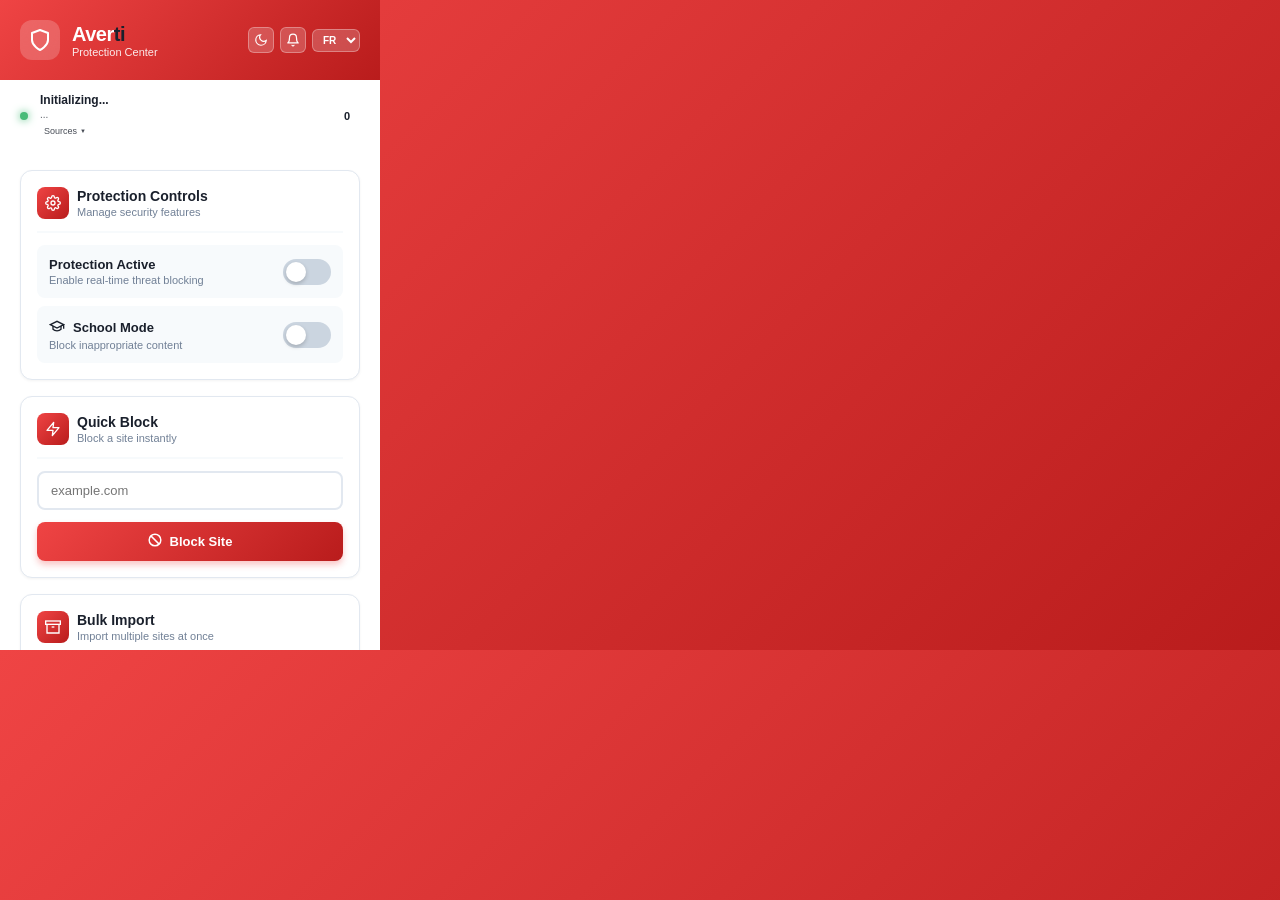
<file: Extension/popup.html>
<!DOCTYPE html>
<html>
<head>
    <meta charset="UTF-8">
    <style>
        :root {
            --primary-gradient: linear-gradient(135deg, #ef4444 0%, #b91c1c 100%);
            --bg-body: #ffffff;
            --text-main: #1a202c;
            --text-secondary: #718096;
            --section-bg: #ffffff;
            --section-border: #e2e8f0;
            --item-bg: #f7fafc;
            --item-hover: #edf2f7;
            --input-bg: #ffffff;
            --input-border: #e2e8f0;
            --shadow-color: rgba(0,0,0,0.05);
            --header-text: white;
            --notif-btn-bg: rgba(255,255,255,0.2);
            --notif-btn-border: rgba(255,255,255,0.3);
            --notif-dropdown-bg: white;
            --notif-text: #1a202c;
        }

        body.dark-mode {
            --primary-gradient: linear-gradient(135deg, #1a1a1a 0%, #000000 100%);
            --bg-body: #111111;
            --text-main: #f7fafc;
            --text-secondary: #a0aec0;
            --section-bg: #1a1a1a;
            --section-border: #2d3748;
            --item-bg: #2d3748;
            --item-hover: #4a5568;
            --input-bg: #2d3748;
            --input-border: #4a5568;
            --shadow-color: rgba(0,0,0,0.5);
            --header-text: #ef4444; /* Red accent for header text in dark mode */
            --notif-btn-bg: rgba(255,255,255,0.1);
            --notif-btn-border: rgba(255,255,255,0.1);
            --notif-dropdown-bg: #2d3748;
            --notif-text: #f7fafc;
        }

        * { margin: 0; padding: 0; box-sizing: border-box; }
        body { width: 380px; font-family: -apple-system, BlinkMacSystemFont, 'Segoe UI', Roboto, sans-serif; background: var(--primary-gradient); color: var(--text-main); transition: background 0.3s; }
        .container { background: var(--bg-body); border-radius: 0; transition: background 0.3s; }
        .header { background: var(--primary-gradient); padding: 20px; color: var(--header-text); position: relative; z-index: 50; transition: background 0.3s; }
        .header-canvas { position: absolute; top: 0; left: 0; width: 100%; height: 100%; opacity: 0.3; pointer-events: none; z-index: 1; }
        .header-content { display: flex; justify-content: space-between; align-items: center; position: relative; z-index: 100; }
        .logo-section { display: flex; align-items: center; gap: 12px; }
        .logo-icon { width: 40px; height: 40px; background: rgba(255,255,255,0.2); border-radius: 12px; display: flex; align-items: center; justify-content: center; backdrop-filter: blur(10px); }
        .logo-icon svg { width: 24px; height: 24px; stroke: white; stroke-width: 2; fill: none; }
        /* In dark mode, maybe make the logo icon background dark or keep transparent */
        body.dark-mode .logo-icon { background: rgba(255, 255, 255, 0.1); }
        body.dark-mode .logo-icon svg { stroke: white; }

        .logo-text h1 { font-size: 20px; font-weight: 700; letter-spacing: -0.5px; color: white; }
        .logo-text p { font-size: 11px; opacity: 0.9; font-weight: 400; color: white; }
        .logo-highlight { color: #1a202c; } /* Black in light mode (red header) */
        body.dark-mode .logo-highlight { color: #ef4444; } /* Red in dark mode (black header) */
        
        .lang-selector { background: var(--notif-btn-bg); border: 1px solid var(--notif-btn-border); color: white; padding: 4px 6px; border-radius: 6px; font-size: 10px; font-weight: 600; cursor: pointer; backdrop-filter: blur(10px); outline: none; margin-left: 6px; }
        .lang-selector option { background: #ef4444; color: white; }
        body.dark-mode .lang-selector option { background: #1a1a1a; color: white; }
        body.dark-mode .lang-selector { color: #ef4444; border-color: rgba(239, 68, 68, 0.3); }
        
        .header-actions { display: flex; align-items: center; }
        
        /* Theme Toggle */
        .theme-toggle-btn { background: var(--notif-btn-bg); border: 1px solid var(--notif-btn-border); color: white; width: 26px; height: 26px; border-radius: 6px; display: flex; align-items: center; justify-content: center; cursor: pointer; backdrop-filter: blur(10px); transition: all 0.2s; margin-right: 6px; }
        .theme-toggle-btn:hover { background: rgba(255,255,255,0.3); }
        .theme-toggle-btn svg { width: 14px; height: 14px; stroke: currentColor; stroke-width: 2; fill: none; }
        body.dark-mode .theme-toggle-btn { color: #ef4444; border-color: rgba(239, 68, 68, 0.3); }
        body.dark-mode .theme-toggle-btn:hover { background: rgba(239, 68, 68, 0.1); }

        /* Notifications */
        .notif-wrapper { position: relative; display: inline-block; }
        .notif-btn { background: var(--notif-btn-bg); border: 1px solid var(--notif-btn-border); color: white; width: 26px; height: 26px; border-radius: 6px; display: flex; align-items: center; justify-content: center; cursor: pointer; backdrop-filter: blur(10px); transition: all 0.2s; position: relative; }
        .notif-btn svg { width: 14px; height: 14px; stroke: white; stroke-width: 2; fill: none; }
        body.dark-mode .notif-btn { color: #ef4444; border-color: rgba(239, 68, 68, 0.3); }
        body.dark-mode .notif-btn svg { stroke: #ef4444; }
        .notif-btn:hover { background: rgba(255,255,255,0.3); }
        body.dark-mode .notif-btn:hover { background: rgba(239, 68, 68, 0.1); }

        .notif-badge { position: absolute; top: -4px; right: -4px; background: #ecc94b; color: #744210; font-size: 8px; font-weight: bold; min-width: 14px; height: 14px; border-radius: 7px; display: flex; align-items: center; justify-content: center; border: 2px solid #c53030; opacity: 0; transform: scale(0); transition: all 0.2s cubic-bezier(0.175, 0.885, 0.32, 1.275); }
        .notif-badge.show { opacity: 1; transform: scale(1); }
        
        .notif-dropdown {
            position: absolute;
            top: 100%;
            right: 0;
            background: var(--notif-dropdown-bg);
            border: 1px solid var(--section-border);
            border-radius: 8px;
            box-shadow: 0 4px 12px var(--shadow-color);
            width: 260px;
            margin-top: 8px;
            display: none;
            z-index: 1000;
            transform-origin: top right;
            padding: 0;
            color: var(--notif-text);
        }

        .notif-dropdown.show {
            display: block;
            animation: boing 0.5s cubic-bezier(0.175, 0.885, 0.32, 1.275);
        }

        .notif-header { display: flex; justify-content: space-between; align-items: center; padding: 10px 12px; border-bottom: 1px solid var(--section-border); }
        .notif-title { font-weight: 700; font-size: 12px; color: var(--text-main); }
        .notif-actions { display: flex; align-items: center; gap: 8px; }
        
        .notif-content { max-height: 200px; overflow-y: auto; padding: 0; }
        .notif-item { padding: 10px 12px; border-bottom: 1px solid var(--section-border); font-size: 11px; display: flex; gap: 8px; align-items: flex-start; }
        .notif-item:last-child { border-bottom: none; }
        .notif-item:hover { background: var(--item-hover); }
        .notif-icon { font-size: 14px; }
        .notif-text { flex: 1; line-height: 1.4; color: var(--text-secondary); }
        .notif-time { font-size: 9px; color: var(--text-secondary); margin-top: 2px; opacity: 0.8; }
        .notif-empty { padding: 20px; text-align: center; color: var(--text-secondary); font-size: 11px; font-style: italic; }

        /* Beautiful Close Button (Shared) */
        .close-btn { 
            width: 20px; 
            height: 20px; 
            border-radius: 50%; 
            background: var(--item-bg); 
            border: 1px solid var(--section-border); 
            color: var(--text-secondary); 
            font-size: 12px; 
            cursor: pointer; 
            display: flex; 
            align-items: center; 
            justify-content: center; 
            transition: all 0.2s; 
            padding: 0;
            line-height: 1;
        }
        .close-btn:hover { background: #e53e3e; color: white; border-color: #e53e3e; transform: scale(1.1); }
        .close-btn svg { width: 10px; height: 10px; stroke: currentColor; stroke-width: 2; fill: none; }
        
        .status-banner { background: var(--notif-btn-bg); backdrop-filter: blur(10px); padding: 12px 20px; display: flex; align-items: center; gap: 12px; border-top: 1px solid rgba(255,255,255,0.1); position: relative; z-index: 40; }
        body.dark-mode .status-banner { border-top: 1px solid rgba(255,255,255,0.05); }
        
        .status-indicator { width: 8px; height: 8px; border-radius: 50%; background: #48bb78; box-shadow: 0 0 8px #48bb78; animation: pulse 2s infinite; }
        @keyframes pulse { 0%, 100% { opacity: 1; } 50% { opacity: 0.5; } }
        .status-indicator.offline { background: #f56565; box-shadow: 0 0 8px #f56565; }
        .status-indicator.updating { background: #ed8936; box-shadow: 0 0 8px #ed8936; }
        .status-text { flex: 1; color: var(--header-text); }
        body:not(.dark-mode) .status-text { color: #1a202c; } /* Override for light mode banner text which was dark */
        
        .status-title { font-size: 12px; font-weight: 700; margin-bottom: 2px; }
        .status-subtitle { font-size: 10px; opacity: 0.7; }
        .status-source { font-size: 9px; opacity: 0.6; margin-top: 2px; font-style: italic; }
        
        .source-dropdown { position: relative; display: inline-block; }
        .source-btn { background: none; border: none; color: currentColor; font-size: 9px; opacity: 0.8; cursor: pointer; padding: 2px 4px; border-radius: 3px; transition: all 0.2s; display: flex; align-items: center; gap: 3px; }
        .source-btn:hover { opacity: 1; background: rgba(0,0,0,0.05); }
        body.dark-mode .source-btn:hover { background: rgba(255,255,255,0.1); }
        
        .source-triangle { font-size: 6px; transition: transform 0.2s; }
        .source-triangle.open { transform: rotate(180deg); }
        
        .source-menu { 
            position: absolute; 
            top: 100%; 
            left: 0; 
            background: var(--notif-dropdown-bg); 
            border: 1px solid var(--section-border); 
            border-radius: 6px; 
            box-shadow: 0 4px 12px var(--shadow-color); 
            min-width: 280px; 
            max-width: 350px; 
            padding: 8px; 
            margin-top: 4px; 
            display: none; 
            z-index: 1000; 
            transform-origin: top left;
            color: var(--text-main);
        }
        
        .source-menu.show { 
            display: block; 
            animation: boing 0.5s cubic-bezier(0.175, 0.885, 0.32, 1.275);
        }
        
        .source-header { display: flex; justify-content: flex-end; padding-bottom: 4px; border-bottom: 1px solid var(--section-border); margin-bottom: 6px; }

        .source-item { padding: 8px 10px; border-radius: 4px; margin-bottom: 4px; background: var(--item-bg); font-size: 10px; line-height: 1.4; }
        .source-item:last-child { margin-bottom: 0; }
        .source-label { font-weight: 700; color: #ef4444; margin-bottom: 3px; display: block; }
        .source-value { color: var(--text-secondary); word-break: break-all; }
        .source-count { color: var(--text-secondary); font-size: 9px; margin-top: 2px; }
        
        .status-badge { background: rgba(255,255,255,0.9); padding: 4px 10px; border-radius: 12px; font-size: 11px; font-weight: 700; color: #1a202c; }
        
        .content { padding: 20px; max-height: 500px; overflow-y: auto; position: relative; z-index: 1; }
        
        .section { background: var(--section-bg); border-radius: 12px; padding: 16px; margin-bottom: 16px; border: 1px solid var(--section-border); box-shadow: 0 1px 3px var(--shadow-color); transition: background 0.3s; }
        
        .section-header { display: flex; align-items: center; gap: 8px; margin-bottom: 12px; padding-bottom: 12px; border-bottom: 2px solid var(--item-bg); }
        .section-icon { width: 32px; height: 32px; background: linear-gradient(135deg, #ef4444 0%, #b91c1c 100%); border-radius: 8px; display: flex; align-items: center; justify-content: center; }
        .section-icon svg { width: 16px; height: 16px; stroke: white; stroke-width: 2; fill: none; }
        .section-title { font-size: 14px; font-weight: 700; color: var(--text-main); }
        .section-subtitle { font-size: 11px; color: var(--text-secondary); margin-top: 2px; }
        
        .toggle-item { display: flex; justify-content: space-between; align-items: center; padding: 12px; background: var(--item-bg); border-radius: 8px; margin-bottom: 8px; transition: background 0.2s; }
        .toggle-item:hover { background: var(--item-hover); }
        .toggle-item:last-child { margin-bottom: 0; }
        .toggle-label { display: flex; align-items: center; gap: 8px; font-size: 13px; font-weight: 600; color: var(--text-main); }
        .toggle-label svg { width: 16px; height: 16px; stroke: var(--text-main); stroke-width: 2; fill: none; }
        .toggle-desc { font-size: 11px; color: var(--text-secondary); margin-top: 2px; }
        
        .btn svg { width: 14px; height: 14px; stroke-width: 2.5; fill: none; stroke: currentColor; }
        .source-label svg, .notif-icon svg { width: 14px; height: 14px; stroke: currentColor; stroke-width: 2; fill: none; vertical-align: text-bottom; margin-right: 4px; }
        
        .switch { position: relative; width: 48px; height: 26px; }
        .switch input { opacity: 0; width: 0; height: 0; }
        .slider { position: absolute; cursor: pointer; top: 0; left: 0; right: 0; bottom: 0; background-color: #cbd5e0; transition: 0.3s; border-radius: 26px; }
        .slider:before { position: absolute; content: ""; height: 20px; width: 20px; left: 3px; bottom: 3px; background-color: white; transition: 0.3s; border-radius: 50%; box-shadow: 0 2px 4px rgba(0,0,0,0.2); }
        input:checked + .slider { background: linear-gradient(135deg, #ef4444 0%, #b91c1c 100%); }
        input:checked + .slider:before { transform: translateX(22px); }
        
        input[type="text"], input[type="url"] { width: 100%; padding: 10px 12px; border: 2px solid var(--input-border); background: var(--input-bg); color: var(--text-main); border-radius: 8px; font-size: 13px; transition: all 0.2s; outline: none; font-family: inherit; margin-bottom: 12px; }
        input[type="text"]:focus, input[type="url"]:focus { border-color: #ef4444; box-shadow: 0 0 0 3px rgba(239, 68, 68, 0.1); }
        
        input[type="file"] { width: 100%; padding: 10px; border: 2px dashed var(--input-border); border-radius: 8px; font-size: 12px; cursor: pointer; transition: all 0.2s; color: var(--text-secondary); }
        input[type="file"]:hover { border-color: #ef4444; background: var(--item-bg); }
        
        .btn { width: 100%; padding: 11px 16px; border: none; border-radius: 8px; font-size: 13px; font-weight: 600; cursor: pointer; transition: all 0.2s; display: flex; align-items: center; justify-content: center; gap: 8px; font-family: inherit; }
        .btn-primary { background: linear-gradient(135deg, #ef4444 0%, #b91c1c 100%); color: white; box-shadow: 0 4px 6px rgba(239, 68, 68, 0.3); }
        .btn-primary:hover { transform: translateY(-1px); box-shadow: 0 6px 12px rgba(239, 68, 68, 0.4); }
        
        .btn-secondary { background: #4a5568; color: white; margin-top: 8px; }
        .btn-secondary:hover { background: #2d3748; }
        
        .btn-outline { background: var(--bg-body); color: #4a5568; border: 2px solid var(--input-border); margin-top: 8px; }
        .btn-outline:hover { border-color: #ef4444; color: #ef4444; background: var(--item-bg); }
        
        .btn-danger { background: transparent; color: #e53e3e; font-size: 11px; padding: 6px; margin-top: 8px; }
        .btn-danger:hover { background: #fff5f5; }
        body.dark-mode .btn-danger:hover { background: rgba(229, 62, 62, 0.1); }
        
        .tabs { display: flex; gap: 8px; margin-bottom: 12px; }
        .tab { flex: 1; padding: 8px; background: var(--item-bg); border: 2px solid transparent; border-radius: 8px; font-size: 11px; font-weight: 600; color: var(--text-secondary); cursor: pointer; text-align: center; transition: all 0.2s; }
        .tab.active { background: var(--bg-body); color: #ef4444; border-color: #ef4444; }
        
        .tab-content { display: none; }
        .tab-content.active { display: block; }
        
        .status-message { font-size: 11px; padding: 8px 12px; border-radius: 6px; margin-top: 8px; text-align: center; font-weight: 600; }
        
        .list-header { display: flex; justify-content: space-between; align-items: center; margin-bottom: 8px; }
        .list-count { background: linear-gradient(135deg, #ef4444 0%, #b91c1c 100%); color: white; padding: 4px 10px; border-radius: 12px; font-size: 11px; font-weight: 700; }
        
        .custom-list { max-height: 120px; overflow-y: auto; border: 2px solid var(--item-bg); border-radius: 8px; background: var(--item-bg); }
        .list-item { display: flex; justify-content: space-between; align-items: center; padding: 10px 12px; background: var(--bg-body); margin-bottom: 2px; font-size: 12px; color: var(--text-main); }
        .list-item:hover { background: var(--item-hover); }
        
        .remove-btn { color: #e53e3e; cursor: pointer; font-size: 16px; font-weight: bold; padding: 2px 6px; border-radius: 4px; transition: all 0.2s; }
        .remove-btn:hover { background: #fed7d7; }
        body.dark-mode .remove-btn:hover { background: rgba(229, 62, 62, 0.2); }
        
        .empty-state { text-align: center; padding: 24px; color: var(--text-secondary); font-size: 12px; }
        
        ::-webkit-scrollbar { width: 6px; }
        ::-webkit-scrollbar-track { background: var(--item-bg); }
        ::-webkit-scrollbar-thumb { background: #cbd5e0; border-radius: 3px; }
        ::-webkit-scrollbar-thumb:hover { background: #a0aec0; }
        body.dark-mode ::-webkit-scrollbar-thumb { background: #4a5568; }
        
        .info-box { background: #ebf8ff; border-left: 4px solid #4299e1; padding: 10px; border-radius: 6px; font-size: 11px; color: #2c5282; margin-top: 8px; line-height: 1.5; }
        body.dark-mode .info-box { background: rgba(66, 153, 225, 0.1); color: #90cdf4; }
        .info-box strong { display: block; margin-bottom: 4px; font-weight: 700; }
    </style>
</head>
<body>
    <div class="container">
        <div class="header">
            <canvas id="headerCanvas" class="header-canvas"></canvas>
            <div class="header-content">
                <div class="logo-section">
                    <div class="logo-icon">
                        <svg viewBox="0 0 24 24"><path d="M12 22s8-4 8-10V5l-8-3-8 3v7c0 6 8 10 8 10z" stroke-linecap="round" stroke-linejoin="round"/></svg>
                    </div>
                    <div class="logo-text">
                        <h1>Aver<span class="logo-highlight">ti</span></h1>
                        <p data-i18n="appTagline">Protection Center</p>
                    </div>
                </div>
                <div class="header-actions">
                    <button id="themeToggle" class="theme-toggle-btn" title="Toggle Theme" aria-label="Toggle Dark Mode">
                        <svg viewBox="0 0 24 24"><path d="M21 12.79A9 9 0 1 1 11.21 3 7 7 0 0 0 21 12.79z"></path></svg>
                    </button>
                    <div class="notif-wrapper">
                        <div class="notif-btn" id="notifBtn" role="button" aria-label="Notifications" tabindex="0">
                            <svg viewBox="0 0 24 24"><path d="M18 8A6 6 0 0 0 6 8c0 7-3 9-3 9h18s-3-2-3-9M13.73 21a2 2 0 0 1-3.46 0" stroke-linecap="round" stroke-linejoin="round"/></svg>
                            <div class="notif-badge" id="notifBadge">0</div>
                        </div>
                        <div class="notif-dropdown" id="notifDropdown">
                            <div class="notif-header">
                                <span class="notif-title" data-i18n="notifications">Notifications</span>
                                <div class="notif-actions">
                                    <button class="close-btn" id="clearNotifBtn" title="Clear" aria-label="Clear Notifications"><svg viewBox="0 0 24 24"><polyline points="3 6 5 6 21 6"></polyline><path d="M19 6v14a2 2 0 0 1-2 2H7a2 2 0 0 1-2-2V6m3 0V4a2 2 0 0 1 2-2h4a2 2 0 0 1 2 2v2"></path></svg></button>
                                    <button class="close-btn" id="closeNotif" aria-label="Close Notifications">×</button>
                                </div>
                            </div>
                            <div class="notif-content" id="notifContent">
                                <div class="notif-empty" data-i18n="noNotifs">No new notifications</div>
                            </div>
                        </div>
                    </div>
                    <select id="langSelector" class="lang-selector">
                        <option value="fr">FR</option>
                        <option value="en">EN</option>
                    </select>
                </div>
            </div>
        </div>

        <div class="status-banner">
            <div class="status-indicator" id="statusDot"></div>
            <div class="status-text">
                <div class="status-title" id="statusTitle" data-i18n="init">Initializing...</div>
                <div class="status-subtitle" id="statusTime">...</div>
                <div class="source-dropdown">
                    <button class="source-btn" id="sourceBtn" aria-label="Toggle Source Menu">
                        <span id="sourceLabel">Sources</span>
                        <span class="source-triangle">▼</span>
                    </button>
                    <div class="source-menu" id="sourceMenu">
                        <div class="source-header">
                            <button class="close-btn" id="closeSourceMenu" aria-label="Close Source Menu">×</button>
                        </div>
                        <div class="source-item">
                            <span class="source-label"><svg viewBox="0 0 24 24"><path d="M12 22s8-4 8-10V5l-8-3-8 3v7c0 6 8 10 8 10z" stroke-linecap="round" stroke-linejoin="round"/></svg> <span data-i18n="officialDb">Official Database</span></span>
                            <div class="source-value">phishing.army</div>
                            <div class="source-count" id="officialCount">0 threats</div>
                        </div>
                        <div class="source-item" id="customSourceItem" style="display: none;">
                            <span class="source-label"><svg viewBox="0 0 24 24"><path d="M14 2H6a2 2 0 0 0-2 2v16a2 2 0 0 0 2 2h12a2 2 0 0 0 2-2V8z"/><polyline points="14 2 14 8 20 8"/><line x1="16" y1="13" x2="8" y2="13"/><line x1="16" y1="17" x2="8" y2="17"/><polyline points="10 9 9 9 8 9"/></svg> <span data-i18n="customList">Custom List</span></span>
                            <div class="source-value" id="customUrl">None</div>
                            <div class="source-count" id="customCount">0 sites</div>
                        </div>
                    </div>
                </div>
            </div>
            <div class="status-badge" id="statusCount">0</div>
        </div>

        <div class="content">
            <div class="section">
                <div class="section-header">
                    <div class="section-icon">
                        <svg viewBox="0 0 24 24"><circle cx="12" cy="12" r="3"/><path d="M19.4 15a1.65 1.65 0 0 0 .33 1.82l.06.06a2 2 0 0 1 0 2.83 2 2 0 0 1-2.83 0l-.06-.06a1.65 1.65 0 0 0-1.82-.33 1.65 1.65 0 0 0-1 1.51V21a2 2 0 0 1-2 2 2 2 0 0 1-2-2v-.09A1.65 1.65 0 0 0 9 19.4a1.65 1.65 0 0 0-1.82.33l-.06.06a2 2 0 0 1-2.83 0 2 2 0 0 1 0-2.83l.06-.06a1.65 1.65 0 0 0 .33-1.82 1.65 1.65 0 0 0-1.51-1H3a2 2 0 0 1-2-2 2 2 0 0 1 2-2h.09A1.65 1.65 0 0 0 4.6 9a1.65 1.65 0 0 0-.33-1.82l-.06-.06a2 2 0 0 1 0-2.83 2 2 0 0 1 2.83 0l.06.06a1.65 1.65 0 0 0 1.82.33H9a1.65 1.65 0 0 0 1-1.51V3a2 2 0 0 1 2-2 2 2 0 0 1 2 2v.09a1.65 1.65 0 0 0 1 1.51 1.65 1.65 0 0 0 1.82-.33l.06-.06a2 2 0 0 1 2.83 0 2 2 0 0 1 0 2.83l-.06.06a1.65 1.65 0 0 0-.33 1.82V9a1.65 1.65 0 0 0 1.51 1H21a2 2 0 0 1 2 2 2 2 0 0 1-2 2h-.09a1.65 1.65 0 0 0-1.51 1z" stroke-linecap="round" stroke-linejoin="round"/></svg>
                    </div>
                    <div>
                        <div class="section-title" data-i18n="protectionTitle">Protection Controls</div>
                        <div class="section-subtitle" data-i18n="protectionSubtitle">Manage security features</div>
                    </div>
                </div>
                <div class="toggle-item">
                    <div>
                        <div class="toggle-label"><span data-i18n="protectionActive">Protection Active</span></div>
                        <div class="toggle-desc" data-i18n="protectionDesc">Enable real-time threat blocking</div>
                    </div>
                    <label class="switch"><input type="checkbox" id="activeToggle"><span class="slider"></span></label>
                </div>
                <div class="toggle-item">
                    <div>
                        <div class="toggle-label"><span><svg viewBox="0 0 24 24"><path d="M22 10v6M2 10l10-5 10 5-10 5z"/><path d="M6 12v5c3 3 9 3 12 0v-5"/></svg></span><span data-i18n="schoolMode">School Mode</span></div>
                        <div class="toggle-desc" data-i18n="schoolDesc">Block inappropriate content</div>
                    </div>
                    <label class="switch"><input type="checkbox" id="schoolToggle"><span class="slider"></span></label>
                </div>
            </div>

            <div class="section">
                <div class="section-header">
                    <div class="section-icon">
                        <svg viewBox="0 0 24 24"><polygon points="13 2 3 14 12 14 11 22 21 10 12 10 13 2" stroke-linecap="round" stroke-linejoin="round"/></svg>
                    </div>
                    <div>
                        <div class="section-title" data-i18n="quickBlockTitle">Quick Block</div>
                        <div class="section-subtitle" data-i18n="quickBlockSubtitle">Block a site instantly</div>
                    </div>
                </div>
                <input type="text" id="siteInput" data-placeholder="placeholderSite" placeholder="example.com">
                <button id="addBtn" class="btn btn-primary"><span><svg viewBox="0 0 24 24"><circle cx="12" cy="12" r="10"/><line x1="4.93" y1="4.93" x2="19.07" y2="19.07"/></svg></span><span data-i18n="blockBtn">Block Site</span></button>
            </div>

            <div class="section">
                <div class="section-header">
                    <div class="section-icon">
                        <svg viewBox="0 0 24 24"><polyline points="21 8 21 21 3 21 3 8"/><rect x="1" y="3" width="22" height="5"/><line x1="10" y1="12" x2="14" y2="12"/></svg>
                    </div>
                    <div>
                        <div class="section-title" data-i18n="bulkTitle">Bulk Import</div>
                        <div class="section-subtitle" data-i18n="bulkSubtitle">Import multiple sites at once</div>
                    </div>
                </div>

                <div class="tabs">
                    <div class="tab active" data-tab="url"><span data-i18n="urlTab">📡 URL</span></div>
                    <div class="tab" data-tab="file"><span data-i18n="fileTab">📄 File</span></div>
                </div>

                <div id="urlTab" class="tab-content active">
                    <input type="url" id="urlInput" data-placeholder="placeholderUrl" placeholder="https://docs.google.com/...">
                    <button id="fetchUrlBtn" class="btn btn-secondary"><span><svg viewBox="0 0 24 24"><path d="M21 15v4a2 2 0 0 1-2 2H5a2 2 0 0 1-2-2v-4"/><polyline points="7 10 12 15 17 10"/><line x1="12" y1="15" x2="12" y2="3"/></svg></span><span data-i18n="syncBtn">Sync from URL</span></button>
                    <div class="info-box">
                        <strong data-i18n="formatTitle">Format Guide:</strong>
                        <span data-i18n="formatDesc">One domain per line (example.com) or CSV format. Google Sheets: Share link as "Anyone with link can view"</span>
                    </div>
                </div>

                <div id="fileTab" class="tab-content">
                    <input type="file" id="fileInput" accept=".csv,.txt">
                    <button id="uploadFileBtn" class="btn btn-outline"><span><svg viewBox="0 0 24 24"><path d="M21 15v4a2 2 0 0 1-2 2H5a2 2 0 0 1-2-2v-4"/><polyline points="17 8 12 3 7 8"/><line x1="12" y1="3" x2="12" y2="15"/></svg></span><span data-i18n="uploadBtn">Upload File</span></button>
                </div>

                <div class="status-message" id="statusMsg"></div>
            </div>

            <div class="section">
                <div class="list-header">
                    <div class="section-title" data-i18n="customListTitle">Custom Blocked Sites</div>
                    <div class="list-count" id="count">0</div>
                </div>
                <div class="custom-list" id="customListContainer"></div>
                <button id="clearBtn" class="btn btn-danger" data-i18n="clearBtn">Clear All</button>
            </div>
        </div>
    </div>

    <script src="translations.js"></script>
    <script src="popup.js"></script>
</body>
</html>
</file>
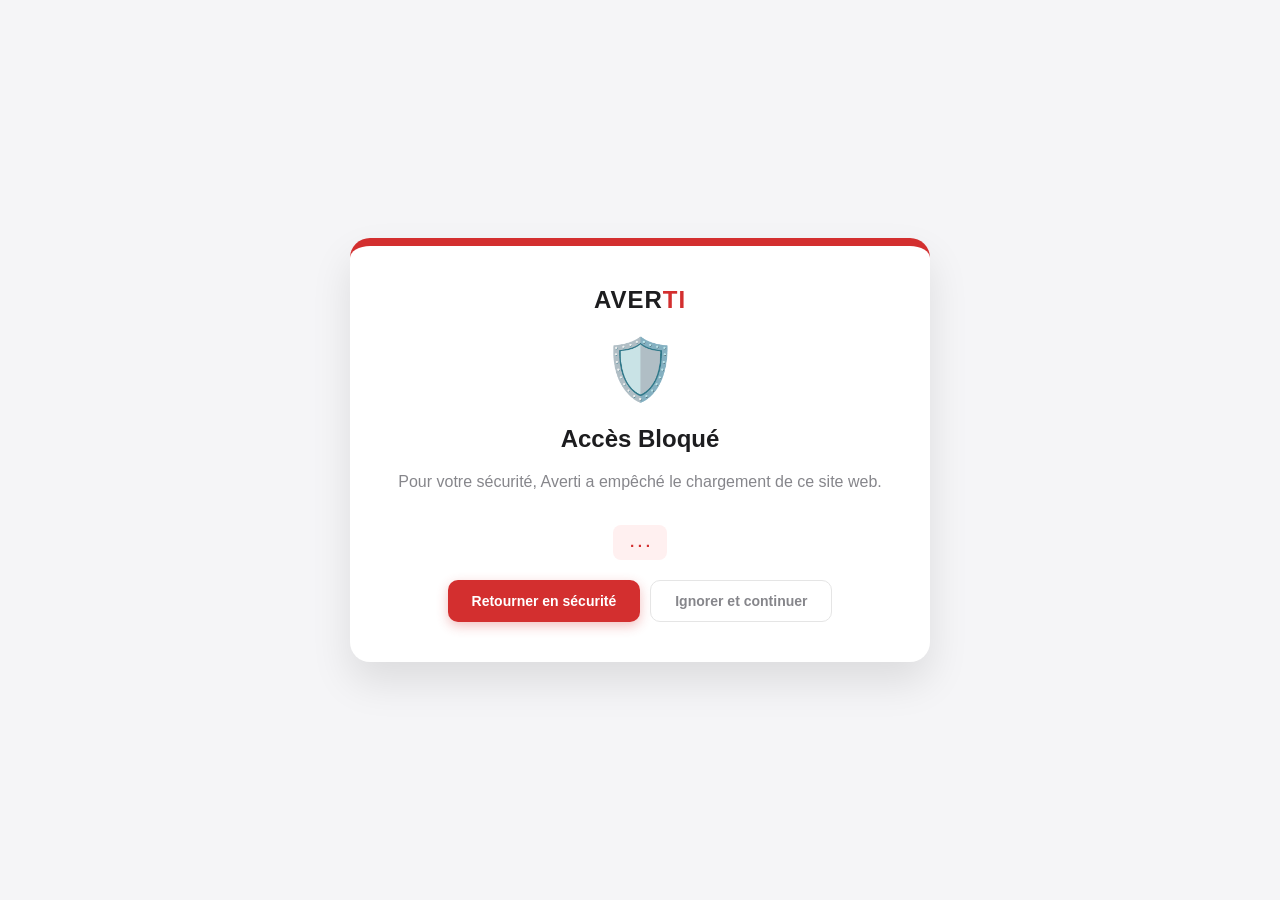
<file: Extension/warning.html>
<!DOCTYPE html>
<html lang="fr">
<head>
    <meta charset="UTF-8">
    <title>Averti Security</title>
    <style>
        :root { --primary: #d32f2f; --surface: #ffffff; --background: #f5f5f7; --text: #1d1d1f; --subtext: #86868b; }
        body.dark-mode { --surface: #1a1a1a; --background: #111111; --text: #f5f5f7; --subtext: #a1a1a6; }
        body { font-family: -apple-system, BlinkMacSystemFont, "Segoe UI", Roboto, sans-serif; background-color: var(--background); color: var(--text); display: flex; justify-content: center; align-items: center; height: 100vh; margin: 0; transition: background-color 0.3s, color 0.3s; }
        .container { background: var(--surface); padding: 40px; border-radius: 20px; box-shadow: 0 20px 40px rgba(0,0,0,0.1); text-align: center; max-width: 500px; width: 90%; border-top: 8px solid var(--primary); }
        .logo { font-size: 24px; font-weight: 800; margin-bottom: 20px; display: inline-block; color: var(--text); text-transform: uppercase; letter-spacing: 1px; }
        .logo span { color: var(--primary); }
        .icon-large { font-size: 60px; margin-bottom: 20px; display: block; }
        h1 { margin: 0 0 10px 0; font-size: 24px; }
        p { color: var(--subtext); line-height: 1.6; margin-bottom: 30px; }
        #blockedUrlDisplay { background: #fff0f0; color: var(--primary); padding: 10px 15px; border-radius: 8px; font-family: monospace; font-weight: bold; display: inline-block; margin-bottom: 20px; word-break: break-all; }
        .btn-group { display: flex; gap: 10px; justify-content: center; }
        button { border: none; padding: 12px 24px; border-radius: 10px; font-size: 14px; font-weight: 600; cursor: pointer; transition: transform 0.1s; }
        button:active { transform: scale(0.98); }
        .btn-primary { background-color: var(--primary); color: white; box-shadow: 0 4px 12px rgba(211, 47, 47, 0.3); }
        .btn-secondary { background-color: transparent; color: var(--subtext); border: 1px solid #e5e5e5; }
        .btn-secondary:hover { color: var(--text); border-color: var(--text); }
    </style>
</head>
<body>
    <div class="container">
        <div class="logo">Aver<span>ti</span></div>
        <div class="icon-large">🛡️</div>
        
        <h1 data-i18n="accessBlocked">Accès Bloqué</h1>
        <p data-i18n="securityMsg">Pour votre sécurité, Averti a empêché le chargement de ce site web.</p>
        
        <div id="blockedUrlDisplay">...</div>
        
        <div class="btn-group">
            <button id="goBackButton" class="btn-primary" data-i18n="btnBack">Retourner en sécurité</button>
            <button id="bypassButton" class="btn-secondary" data-i18n="btnIgnore">Ignorer et continuer</button>
        </div>
    </div>

    <script src="translations.js"></script>
    <script src="warning.js"></script>
</body>
</html>
</file>
